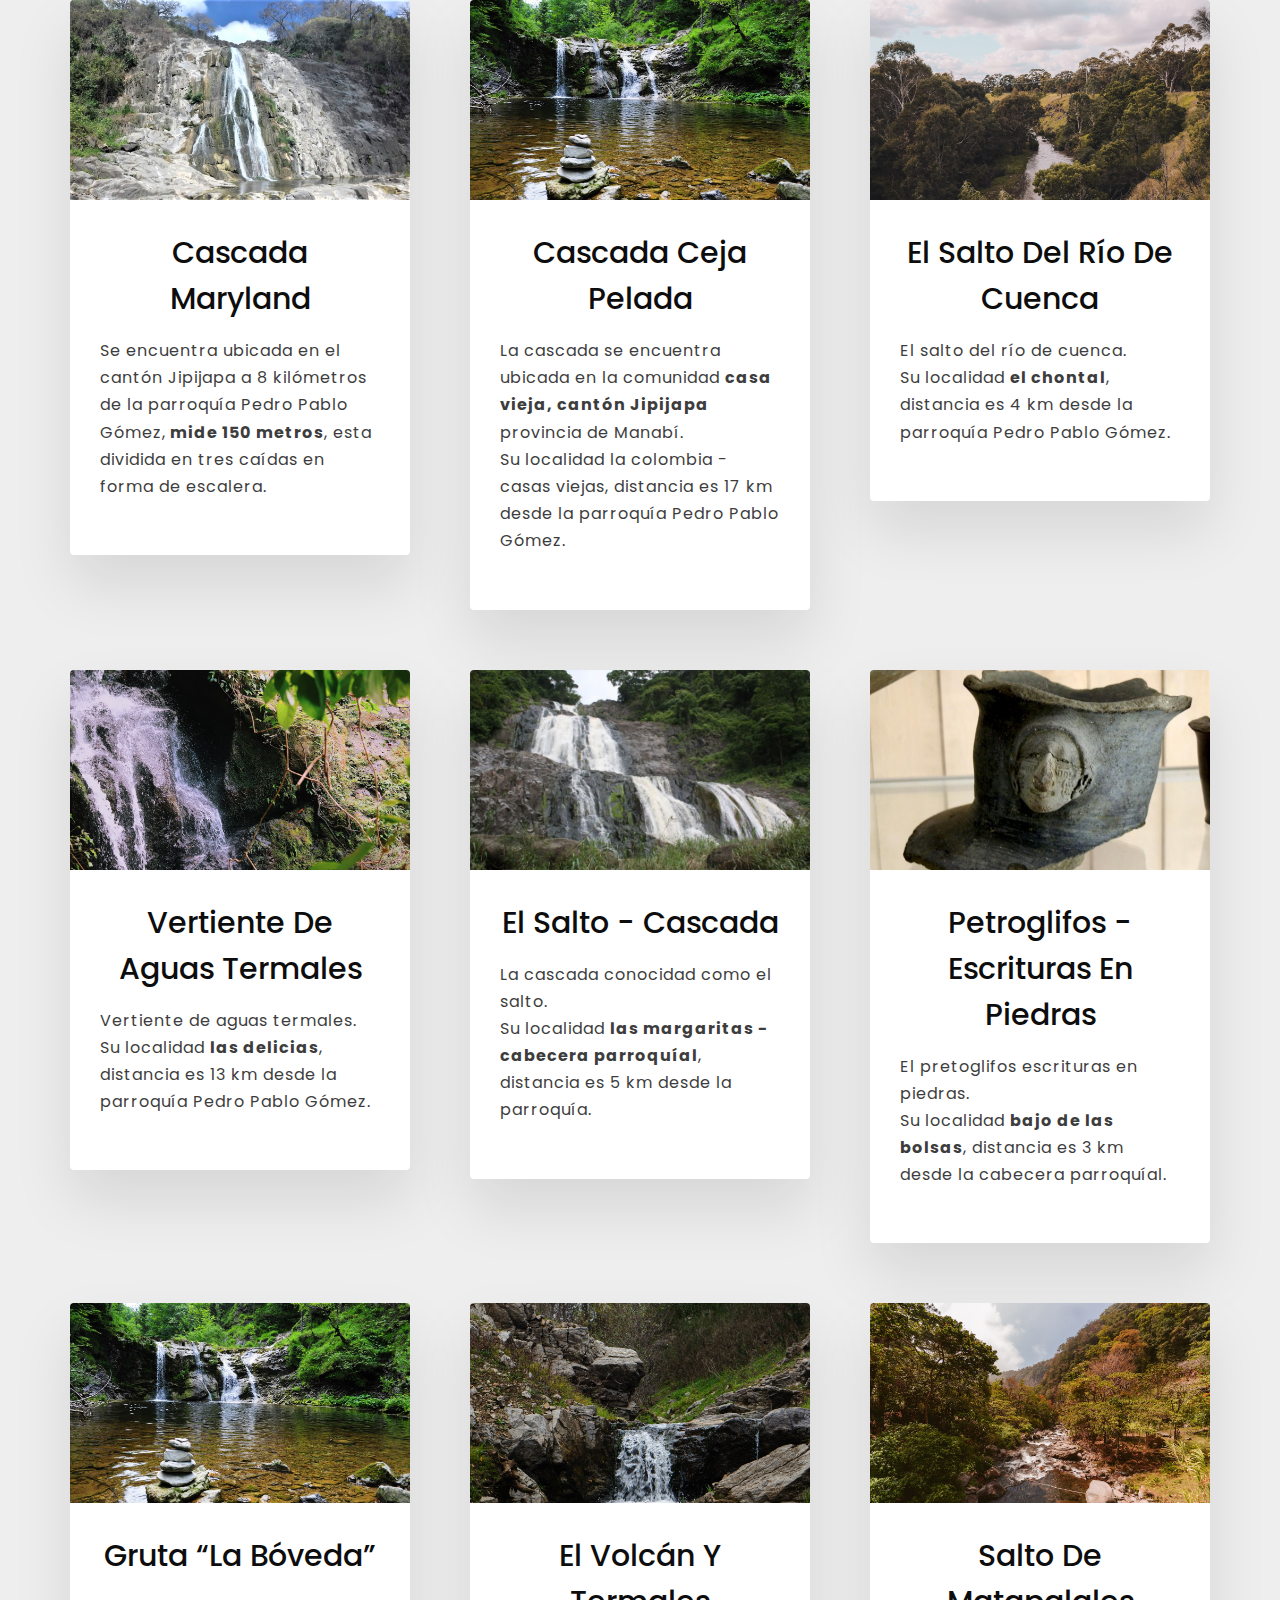
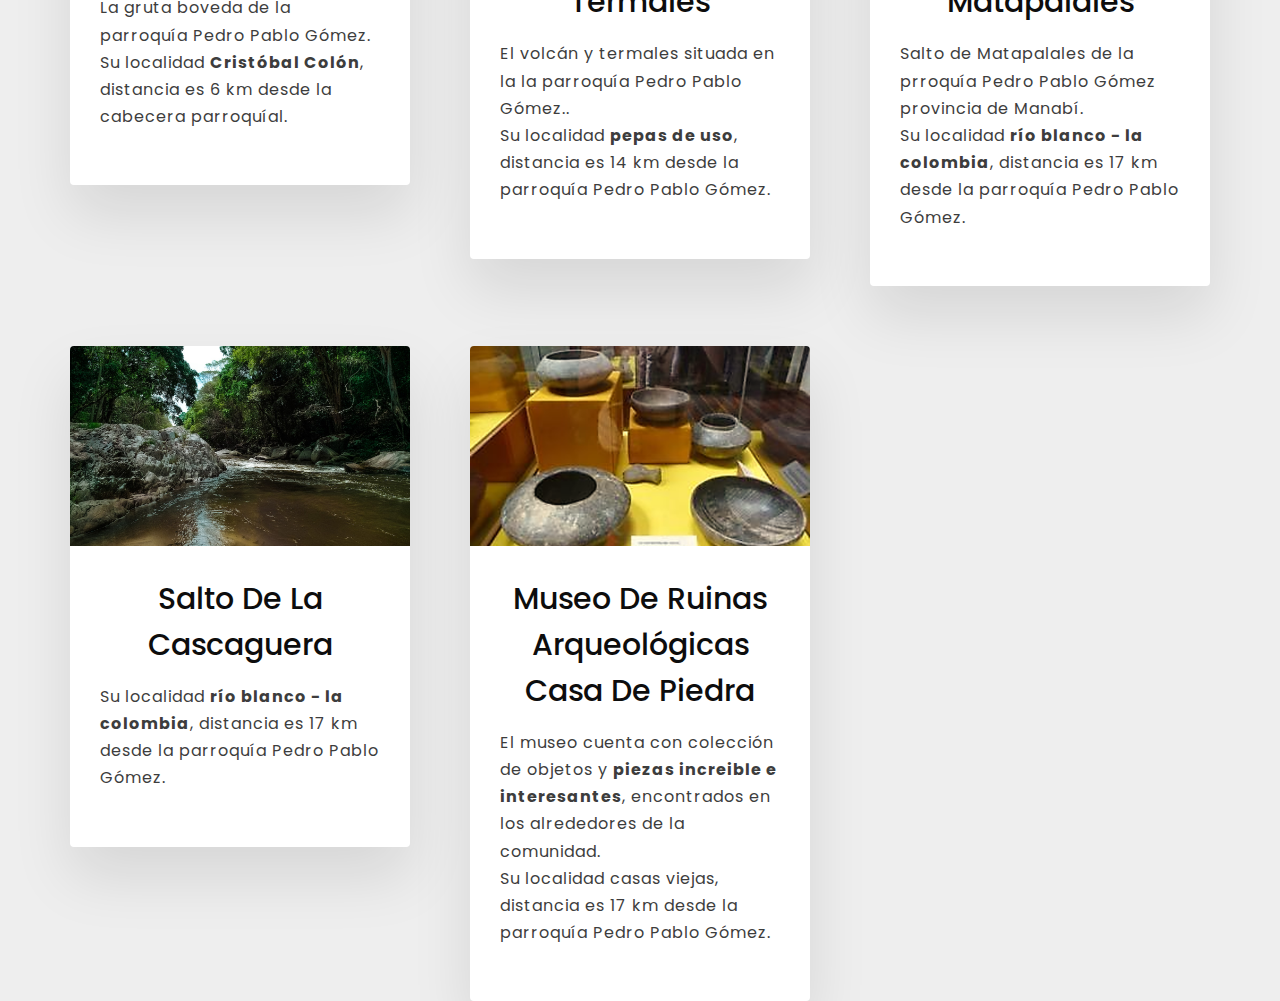
<file: galeria/index.html>
<!DOCTYPE html>
<html lang="en">
  <head>
    <meta charset="UTF-8" />
    <meta name="viewport" content="width=device-width, initial-scale=1.0" />
    <title>galeria1</title>

    <link rel="stylesheet" href="style.css" />
  </head>

  <body>
    <div class="grid">
      <div class="grid-item">
        <div class="card">
          <img class="card-img" src="./img/cas.jpg" alt="cas" />
          <div class="card-content">
            <h1 class="card-header"><center>Cascada Maryland</center></h1>
            <p class="card-text">
              Se encuentra ubicada en el cantón Jipijapa a 8 kilómetros de la parroquía Pedro Pablo Gómez,<strong> mide
              150 metros</strong>, esta dividida en tres caídas en forma de escalera.
            </p>
            
          </div>
        </div>
      </div>

      <div class="grid-item">
        <div class="card">
          <img
            class="card-img"
            src="./img/cascada.jpg"
            alt="cascada"
          />
          <div class="card-content">
            <h1 class="card-header"><center>Cascada Ceja Pelada</center></h1>
            <p class="card-text">
              La cascada se encuentra ubicada en la comunidad <strong> casa vieja, cantón Jipijapa</strong>
              provincia de Manabí.
              <br>Su localidad la colombia - casas viejas, distancia es 17 km desde la parroquía Pedro Pablo Gómez.
            </p>
            
          </div>
        </div>
      </div>


      <div class="grid-item">
        <div class="card">
          <img
            class="card-img"
            src="./img/salto.jpg"
            alt="salto"
          />
          <div class="card-content">
            <h1 class="card-header"><center>El Salto Del Río De Cuenca</center></h1>
            <p class="card-text">
              El salto del río de cuenca.
              <br>Su localidad <strong>el chontal</strong>, distancia es 4 km desde la parroquía Pedro Pablo Gómez.
            </p>
            
          </div>
        </div>
      </div>


<div class="grid-item">
        <div class="card">
          <img
            class="card-img"
            src="./img/vertiente.jpg"
            alt="vertiente"
          />
          <div class="card-content">
            <h1 class="card-header"><center>Vertiente De Aguas Termales</center></h1>
            <p class="card-text">
              Vertiente de aguas termales.
              <br>Su localidad <strong>las delicias</strong>, distancia es 13 km desde la parroquía Pedro Pablo Gómez.
            </p>
            
          </div>
        </div>
      </div>


      <div class="grid-item">
        <div class="card">
          <img
            class="card-img"
            src="./img/cascadasalto.jpg"
            alt="ccascadasalto"
          />
          <div class="card-content">
            <h1 class="card-header"><center>El Salto - Cascada</center></h1>
            <p class="card-text">
              La cascada conocidad como el salto.
              <br>Su localidad <strong>las margaritas - cabecera parroquíal</strong>, distancia es 5 km desde la parroquía. 
            </p>
            
          </div>
        </div>
      </div>


      <div class="grid-item">
        <div class="card">
          <img
            class="card-img"
            src="./img/escriturapiedra.jpg"
            alt="escriturapiedra"
          />
          <div class="card-content">
            <h1 class="card-header"><center>Petroglifos - Escrituras En Piedras</center></h1>
            <p class="card-text">
              El pretoglifos escrituras en piedras.
              <br>Su localidad <strong>bajo de las bolsas</strong>, distancia es 3 km desde la cabecera parroquíal.
            </p>
            
          </div>
        </div>
      </div>

      <div class="grid-item">
        <div class="card">
          <img
            class="card-img"
            src="./img/cascada.jpg"
            alt="cascada"
          />
          <div class="card-content">
            <h1 class="card-header"><center>Gruta “La Bóveda”</center></h1>
            <p class="card-text">
              La gruta boveda
              de la parroquía Pedro Pablo Gómez.
               <br>Su localidad <strong>Cristóbal Colón</strong>, distancia es 6 km desde la cabecera parroquíal.
            </p>
            
          </div>
        </div>
      </div>

      <div class="grid-item">
        <div class="card">
          <img
            class="card-img"
            src="./img/volcanter.jpg"
            alt="volcanter"
          />
          <div class="card-content">
            <h1 class="card-header"><center>El Volcán Y Termales</center></h1>
            <p class="card-text">
              El volcán y   termales
             situada en la la parroquía Pedro Pablo Gómez..
             <br>Su localidad <strong>pepas de uso</strong>, distancia es 14 km desde la parroquía Pedro Pablo Gómez.
            </p>
            
          </div>
        </div>
      </div>

      <div class="grid-item">
        <div class="card">
          <img
            class="card-img"
            src="./img/saltom.jpg"
            alt="saltom"
          />
          <div class="card-content">
            <h1 class="card-header"><center>Salto De Matapalales</center></h1>
            <p class="card-text">
              Salto de Matapalales  de la prroquía Pedro Pablo Gómez
              provincia de Manabí.
              <br>Su localidad <strong>río blanco - la colombia</strong>, distancia es 17 km desde la parroquía Pedro Pablo Gómez.
            </p>
            
          </div>
        </div>
      </div>

     
      <div class="grid-item">
        <div class="card">
          <img
            class="card-img"
            src="./img/saltodelacas.jpg"
            alt="cascadadelacas"
          />
          <div class="card-content">
            <h1 class="card-header"><center>Salto De La Cascaguera</center></h1>
            <p class="card-text">
              Su localidad <strong>río blanco - la colombia</strong>, distancia es 17 km desde la parroquía Pedro Pablo Gómez.
            </p>
          </div>
        </div>
      </div>

      <div class="grid-item">
        <div class="card">
          <img
          class="card-img"
          src="./img/mus.jpg"
          alt="mus"
          />
          <div class="card-content">
            <h1 class="card-header"><center>Museo De Ruinas Arqueológicas Casa De Piedra</center></h1>
            <p class="card-text">
          El museo cuenta con colección de objetos y <strong>piezas increible e interesantes</strong>,
          encontrados en los alrededores
              de la comunidad.
              <br>Su localidad casas viejas, distancia es 17 km desde la parroquía Pedro Pablo Gómez.
            </p>
            
          </div>
        </div>
      </div>
    </div>
  </body>
</html>
</file>
<file: galeria/style.css>
@import url("https://fonts.googleapis.com/css?family=Poppins&display=swap");

* {
  margin: 0;
  padding: 0;
}

html {
  box-sizing: border-box;
  font-size: 62.5%;
}

body {
  background-color: #eee;
  font-family: "Poppins", sans-serif;
  display: flex;
  justify-content: center;
  align-items: center;
  min-height: 100vh;
}

.grid {
  display: grid;
  width: 114em;
  grid-gap: 6rem;
  grid-template-columns: repeat(auto-fit, minmax(30rem, 1fr));
  align-items: start;
}

.grid-item {
  background-color: #fff;
  border-radius: 0.4rem;
  overflow: hidden;
  box-shadow: 0 3rem 6rem rgba(0, 0, 0, 0.1);
  cursor: pointer;
  transition: 0.2s;
}

.grid-item:hover {
  transform: translateY(-0.5%);
  box-shadow: 0 4rem 8rem rgba(0, 0, 0, 0.5);
}

.card-img {
  display: block;
  width: 100%;
  height: 20rem;
  object-fit: cover;
}

.card-content {
  padding: 3rem;
}

.card-header {
  font-size: 3rem;
  font-weight: 500;
  color: #0d0d0d;
  margin-bottom: 1.5rem;
}

.card-text {
  font-size: 1.6rem;
  letter-spacing: 0.1rem;
  line-height: 1.7;
  color: #3d3d3d;
  margin-bottom: 2.5rem;
}

.card-btn {
  display: block;
  width: 100%;
  padding: 1.5rem;
  font-size: 2rem;
  text-align: center;
  color: #3363ff;
  background-color: #d8e0fd;
  border: none;
  border-radius: 0.4rem;
  transition: 0.2s;
  cursor: pointer;
  letter-spacing: 0.1rem;
}

.card-btn span {
  margin-left: 1rem;
  transition: 0.2s;
}

.card-btn:hover,
.card-btn:active {
  background-color: #c2cffc;
}

.card-btn:hover span,
.card-btn:active span {
  margin-left: 1.5rem;
}

@media only screen and (max-width: 60em) {
  body {
    padding: 3rem;
  }

  .grid {
    grid-gap: 3rem;
  }
}
</file>
